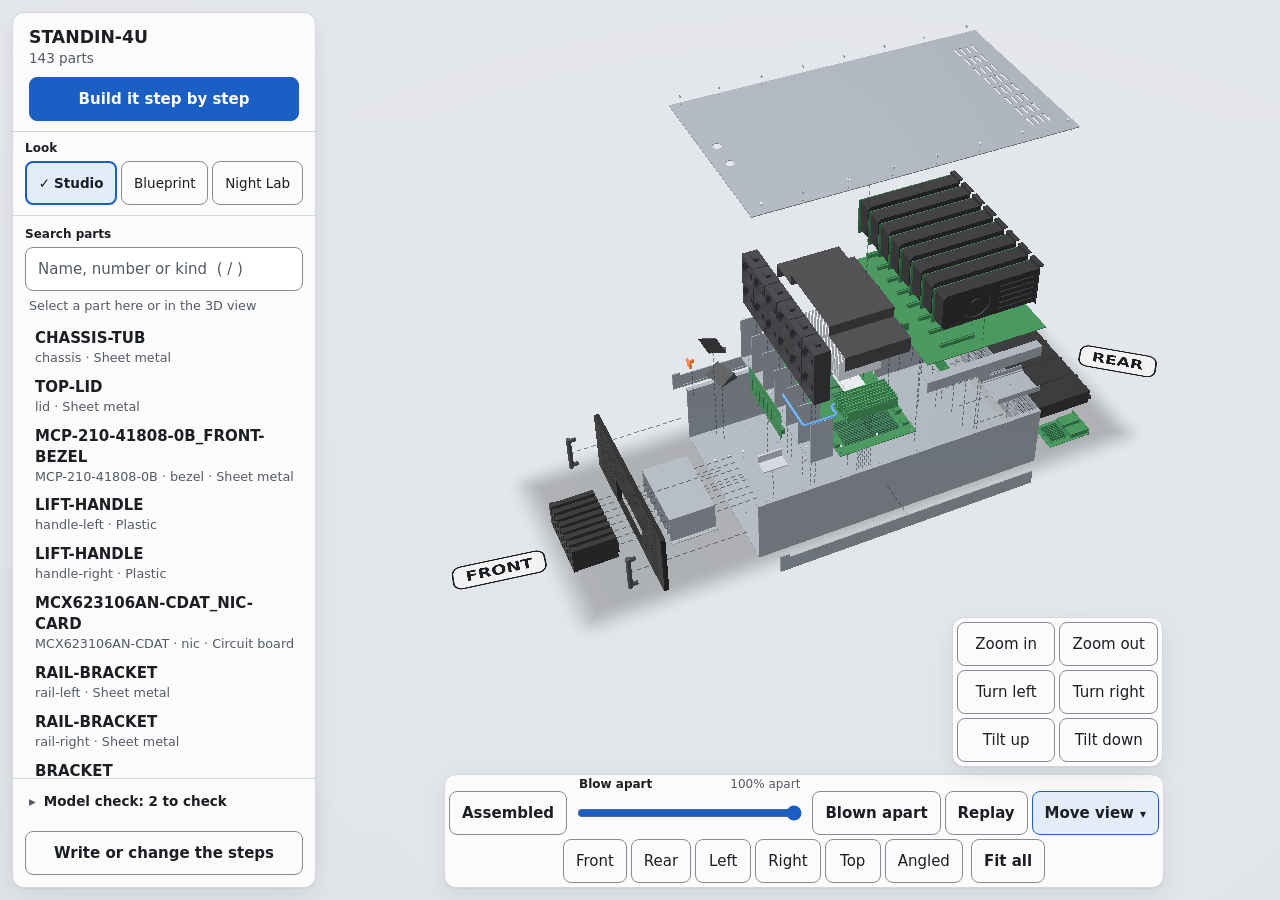
<file: index.html>
<!doctype html>
<html lang="en">
  <head>
    <meta http-equiv="Content-Security-Policy" content="connect-src &#39;self&#39; blob: data:; img-src &#39;self&#39; blob: data:; media-src &#39;self&#39; blob: data:; font-src &#39;self&#39; data:; worker-src &#39;self&#39; blob:; form-action &#39;none&#39;; frame-src &#39;none&#39;; object-src &#39;none&#39;">
    <meta name="referrer" content="no-referrer">

    <meta charset="utf-8" />
    <meta name="viewport" content="width=device-width, initial-scale=1, viewport-fit=cover" />
    <meta name="color-scheme" content="light" />
    <title>Assembly guide</title>
    <link rel="icon" type="image/svg+xml" href="./favicon.svg" />
    <!-- What is on screen before the viewer's script has loaded: the look's own background (from the
         last visit) and a quiet loading message, so the first second is never a blank white page. -->
    <script>
      (function () {
        try {
          var paint = JSON.parse(localStorage.getItem('ag-paint') || 'null');
          var asked = new URLSearchParams(location.search).get('look');
          var colours = paint && (paint[asked] || paint[paint.last]);
          if (!colours) return;
          var style = document.documentElement.style;
          style.setProperty('--backdrop', colours[0]);
          style.setProperty('--ink', colours[1]);
          style.colorScheme = colours[2];
        } catch (error) {}
      })();
    </script>
    <style>html,body{background:var(--backdrop,#e9eaec);height:100%;color:var(--ink,#1b1e23);margin:0}#boot{pointer-events:none;place-content:center;justify-items:center;gap:12px;font:15px/1.4 system-ui,-apple-system,Segoe UI,Roboto,Helvetica Neue,Arial,sans-serif;display:grid;position:fixed;inset:0}#boot p{margin:0}#boot .bar{background:#80808047;border-radius:3px;width:220px;height:6px;overflow:hidden}#boot .bar span{opacity:.55;background:currentColor;border-radius:3px;width:40%;height:100%;animation:1.6s ease-in-out infinite boot-slide;display:block}@keyframes boot-slide{0%{transform:translate(-100%)}to{transform:translate(250%)}}@media (prefers-reduced-motion:reduce){#boot .bar span{opacity:.3;width:100%;animation:none}}</style>
    <script type="module" crossorigin src="./assets/index-cDUc0a1a.js"></script>
    <link rel="stylesheet" crossorigin href="./assets/index-CPDGM_ka.css">
  </head>
  <body>
    <!-- The 3D view. It takes focus so the arrow, plus and minus keys can move it. Parts are also listed in the panel, which is the way to select them without a pointer. -->
    <canvas id="stage" tabindex="0" role="application" aria-roledescription="3D view" aria-label="3D view of the assembly" aria-describedby="stage-help stage-seen"></canvas>
    <p id="stage-help" hidden>Arrow keys turn and tilt the view. Plus and minus zoom in and out. The same moves are buttons on the page, behind Move view. The Blow apart slider pulls the parts apart and puts them back. To select a part, use the parts list.</p>
    <!-- The same for "Write the steps". -->
    <p id="stage-help-write" hidden>Arrow keys turn and tilt the view. Plus and minus zoom in and out. To choose a part for a row, use Choose another part in that row: its list does everything a click does.</p>
    <!-- While building step by step: written when the machine is shown from the rear (left and right are then the other way round in the picture). -->
    <p id="stage-seen" hidden></p>
    <div id="ui"></div>
    <div id="boot" role="status">
      <p>Loading the assembly guide</p>
      <div class="bar" aria-hidden="true"><span></span></div>
    </div>
    <noscript>This assembly guide needs JavaScript to show the 3D model.</noscript>
  </body>
</html>
</file>
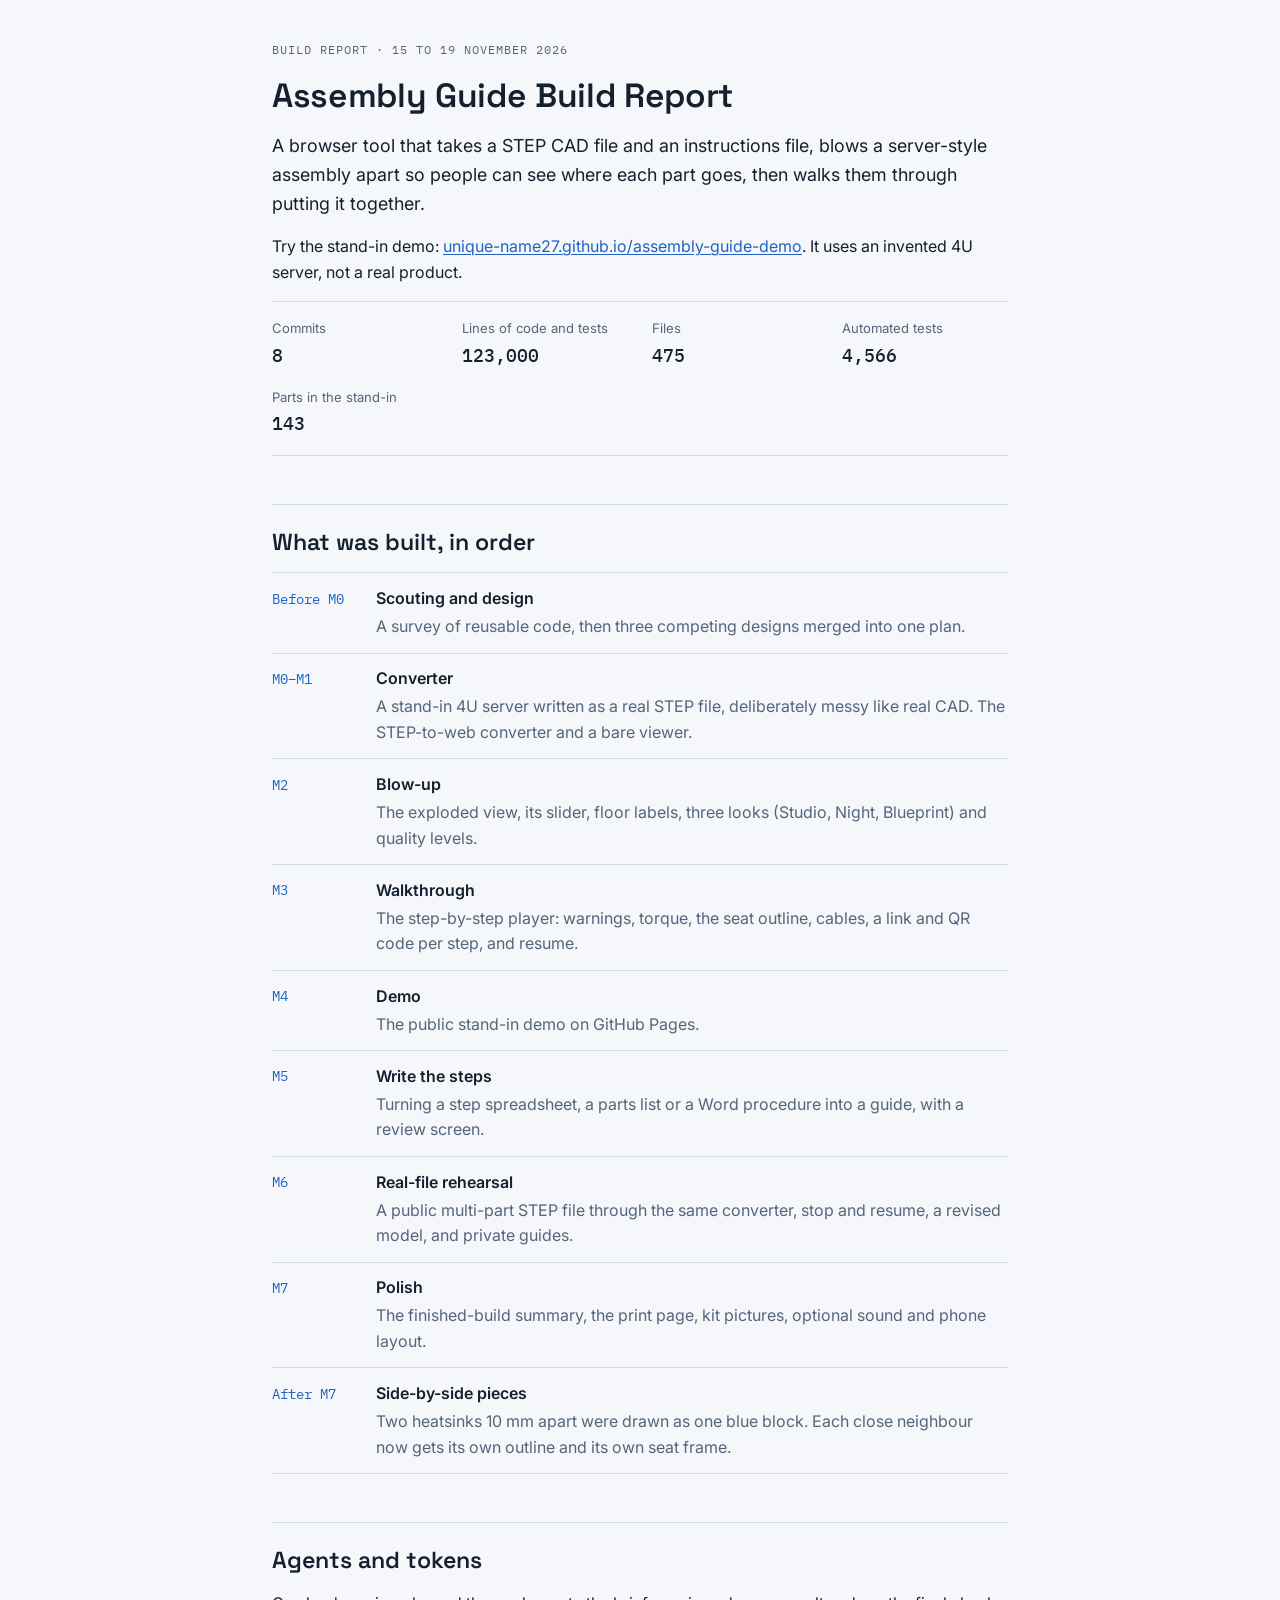
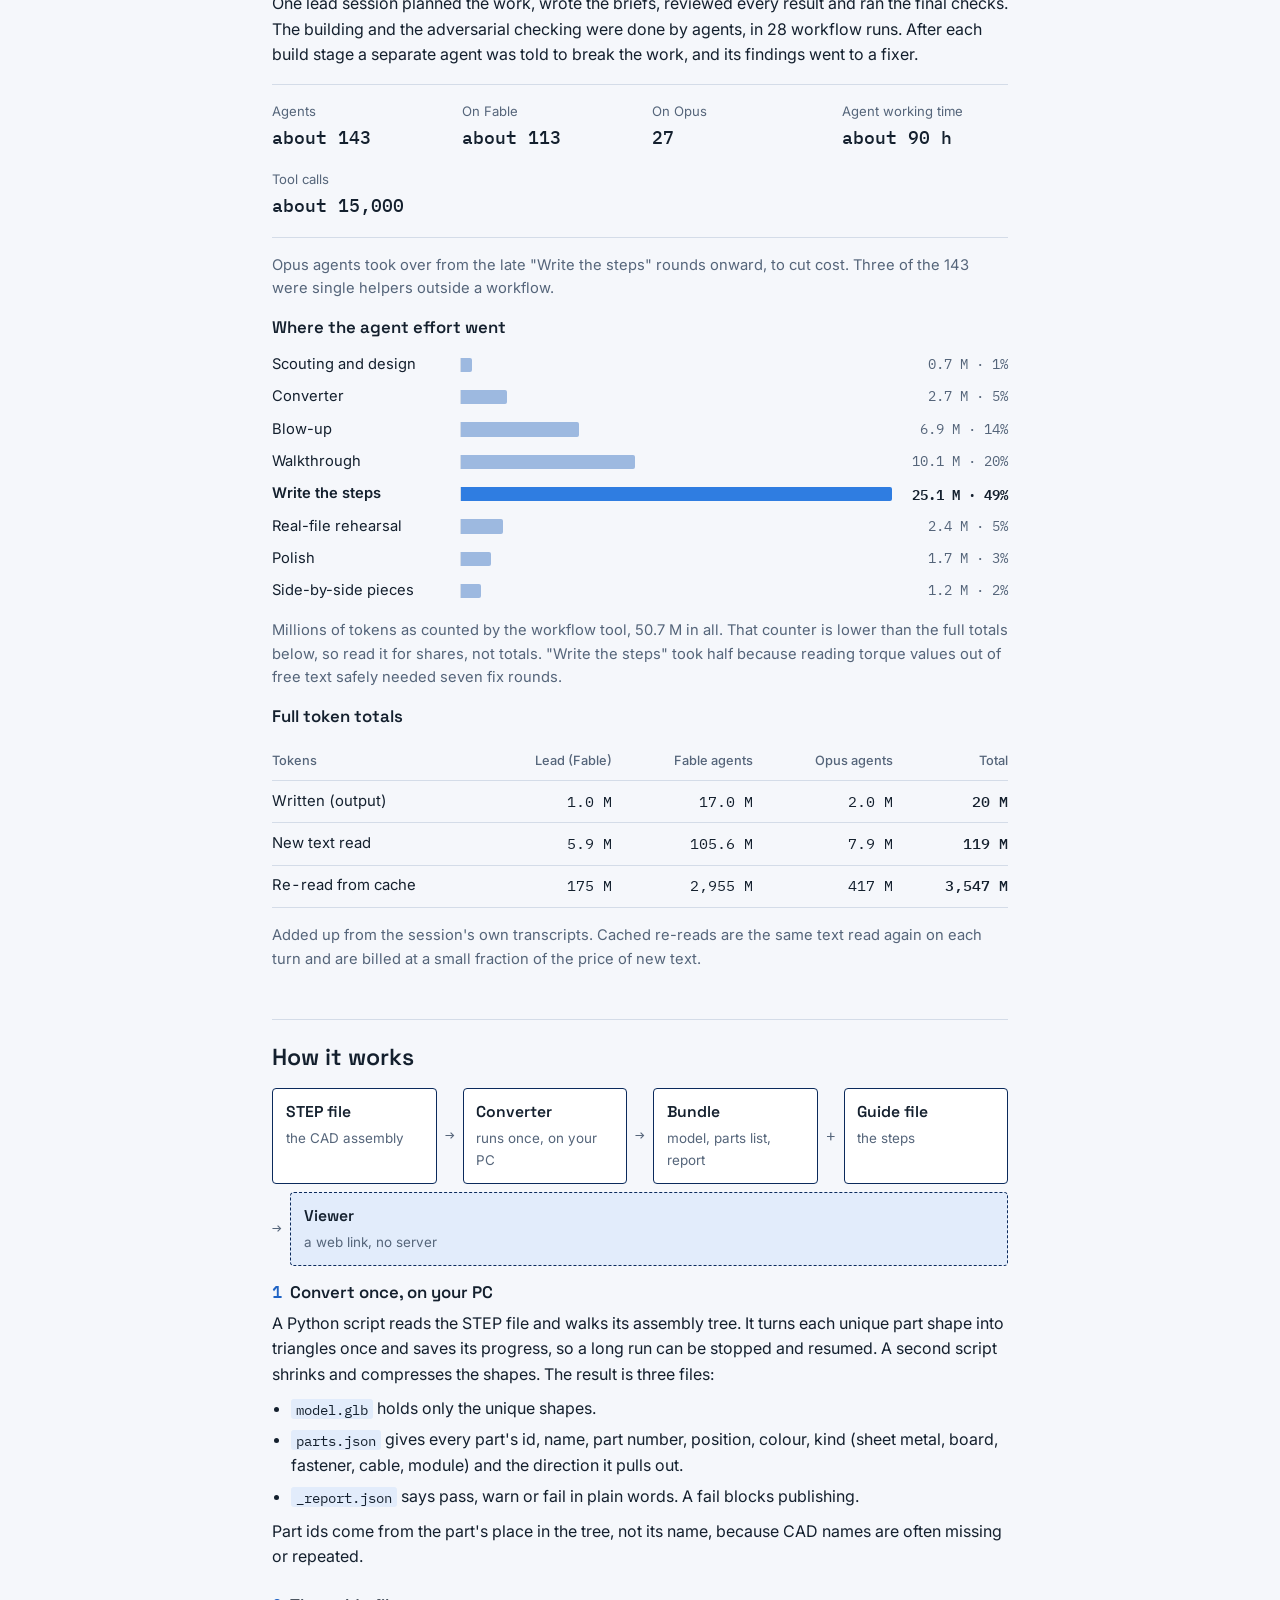
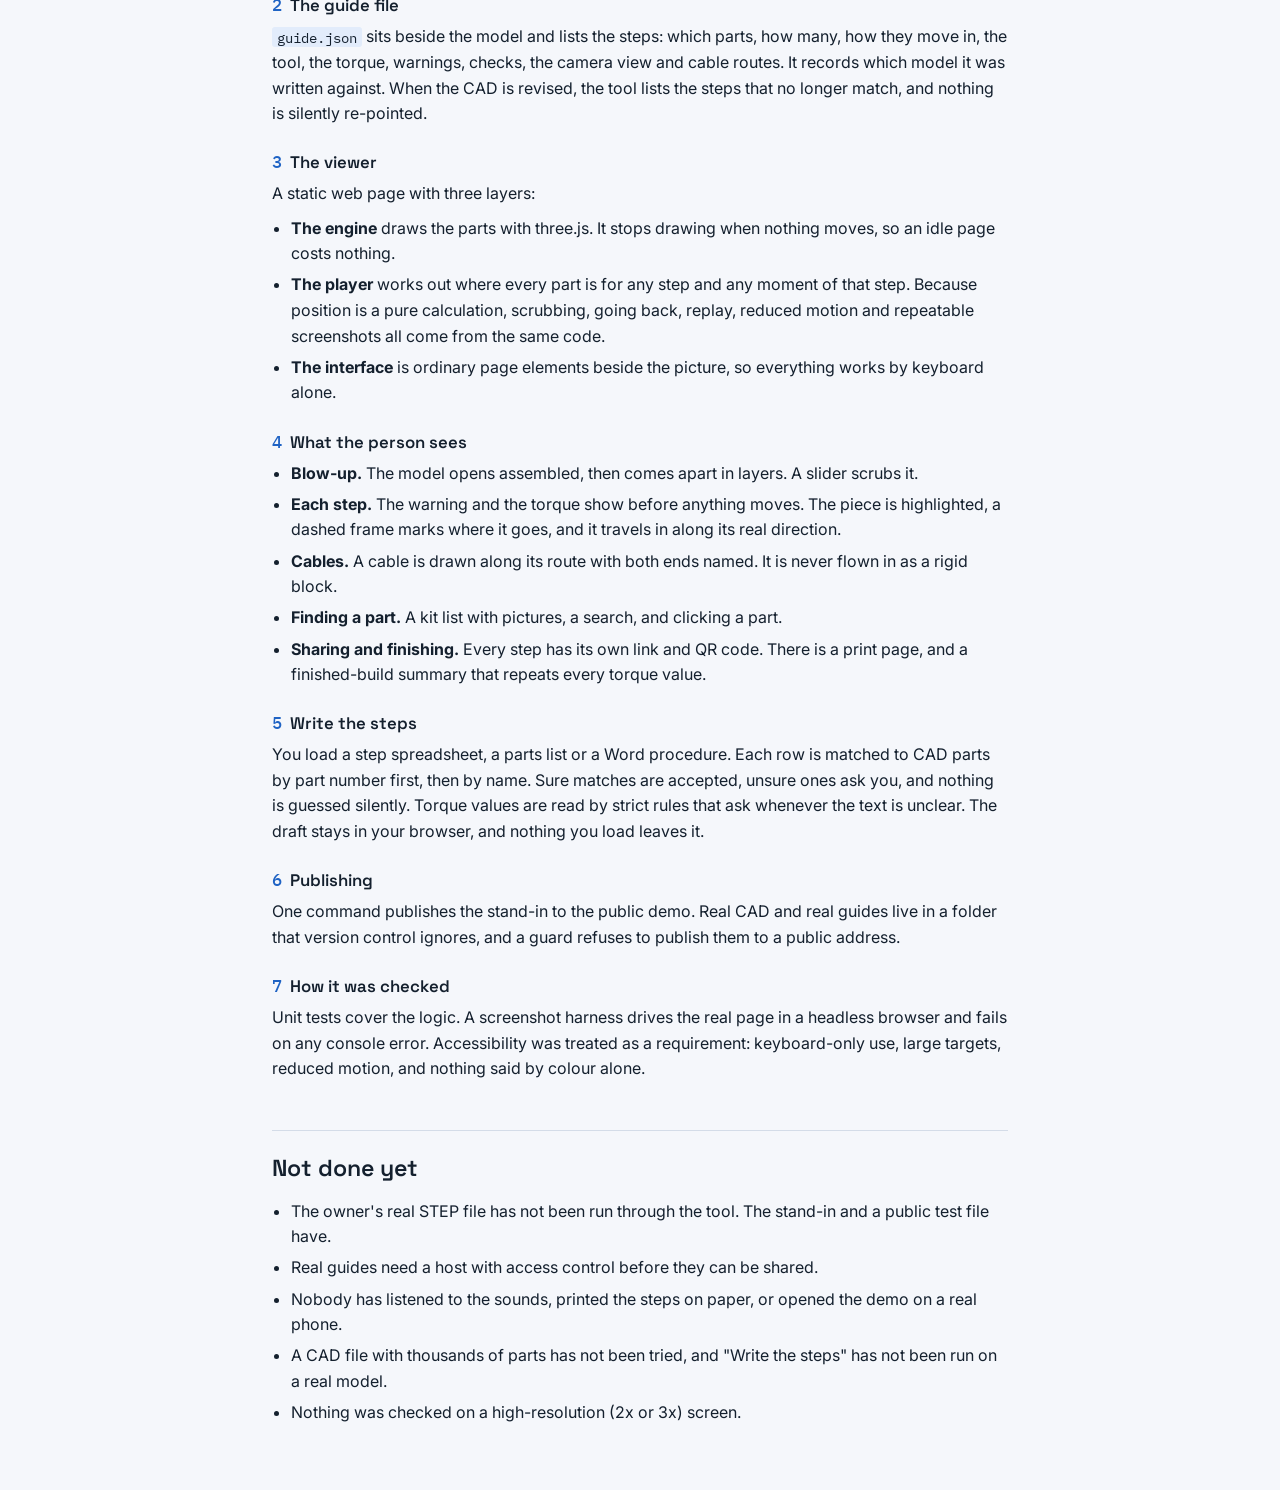
<file: build-report/index.html>
<!doctype html>
<html lang="en">
<head>
<meta charset="utf-8">
<meta name="viewport" content="width=device-width, initial-scale=1, viewport-fit=cover">
<meta name="description" content="How the Assembly Guide tool was built, and how it works.">
<link rel="icon" href="../favicon.svg" type="image/svg+xml">
<title>Assembly Guide Build Report</title>
<link rel="stylesheet" href="https://fonts.googleapis.com/css2?family=Inter:wght@400;500;600&family=Space+Grotesk:wght@500;600&family=IBM+Plex+Mono:wght@400;500&display=swap">
<style>
  /* Layout: one reading column on cool drawing-office paper; the app's own step blue is the only accent,
     and its dashed "where it goes" frame appears once, on the pipeline's destination. */
  :root {
    --bg: #f5f7fb;
    --surface: #ffffff;
    --ink: #14202e;
    --muted: #55657a;
    --line: #d4dce8;
    --accent: #1f63c4;
    --accent-soft: #e2ecfb;
    --frame: #0b2a5c;
    --bar: #2f7de1;
    --bar-rest: #9db9e0;
    --font-display: "Space Grotesk", "Segoe UI", system-ui, sans-serif;
    --font-body: "Inter", "Segoe UI", system-ui, sans-serif;
    --font-data: "IBM Plex Mono", ui-monospace, "Cascadia Mono", Consolas, monospace;
  }
  @media (prefers-color-scheme: dark) {
    :root:not([data-theme="light"]) {
      --bg: #0f1620;
      --surface: #17212e;
      --ink: #e6edf5;
      --muted: #9fb0c3;
      --line: #2b3a4c;
      --accent: #7fb4f7;
      --accent-soft: #1c2f48;
      --frame: #cfe0f7;
      --bar: #5a9cf0;
      --bar-rest: #3d5b85;
      color-scheme: dark;
    }
  }
  :root[data-theme="dark"] {
    --bg: #0f1620;
    --surface: #17212e;
    --ink: #e6edf5;
    --muted: #9fb0c3;
    --line: #2b3a4c;
    --accent: #7fb4f7;
    --accent-soft: #1c2f48;
    --frame: #cfe0f7;
    --bar: #5a9cf0;
    --bar-rest: #3d5b85;
    color-scheme: dark;
  }

  body {
    margin: 0;
    background: var(--bg);
    color: var(--ink);
    font-family: var(--font-body);
    font-size: 1rem;
    line-height: 1.6;
    padding-block: 2.5rem 4rem;
    padding-left: max(16px, env(safe-area-inset-left, 0px));
    padding-right: max(16px, env(safe-area-inset-right, 0px));
  }
  .page {
    max-width: 46rem;
    margin-inline: auto;
    display: flex;
    flex-direction: column;
    gap: 3rem;
  }
  section, header { display: flex; flex-direction: column; gap: 1rem; min-width: 0; }
  h1, h2, h3 { font-family: var(--font-display); text-wrap: balance; margin: 0; line-height: 1.2; }
  h1 { font-size: 2.1rem; font-weight: 600; letter-spacing: -0.01em; }
  h2 { font-size: 1.45rem; font-weight: 600; padding-top: 1.5rem; border-top: 1px solid var(--line); }
  h3 { font-size: 1.05rem; font-weight: 600; }
  p, ul, ol, dl { margin: 0; }
  ul { padding-left: 1.2rem; display: flex; flex-direction: column; gap: 0.35rem; }
  a { color: var(--accent); text-underline-offset: 0.15em; }
  a:focus-visible { outline: 2px solid var(--accent); outline-offset: 3px; border-radius: 2px; }
  code { font-family: var(--font-data); font-size: 0.9em; background: var(--accent-soft); padding: 0.05em 0.35em; border-radius: 3px; overflow-wrap: anywhere; }
  .eyebrow { font-family: var(--font-data); font-size: 0.78rem; letter-spacing: 0.08em; text-transform: uppercase; color: var(--muted); }
  .lede { font-size: 1.12rem; color: var(--ink); }
  .note { color: var(--muted); font-size: 0.92rem; }

  /* Facts under the title: plain pairs, no tiles. */
  .facts { display: grid; grid-template-columns: repeat(auto-fit, minmax(8.5rem, 1fr)); gap: 1rem 1.5rem; padding-block: 1rem; border-block: 1px solid var(--line); }
  .facts div { display: flex; flex-direction: column; gap: 0.1rem; }
  .facts dt { font-size: 0.82rem; color: var(--muted); }
  .facts dd { margin: 0; font-family: var(--font-data); font-size: 1.15rem; font-weight: 500; font-variant-numeric: tabular-nums; }

  /* Build stages: a real sequence, so each row carries its milestone code. */
  .stages { display: flex; flex-direction: column; }
  .stage { display: grid; grid-template-columns: 5.5rem minmax(0, 1fr); gap: 0.25rem 1rem; padding-block: 0.8rem; border-bottom: 1px solid var(--line); }
  .stage:first-child { border-top: 1px solid var(--line); }
  .stage .code { font-family: var(--font-data); font-size: 0.85rem; color: var(--accent); padding-top: 0.15rem; }
  .stage .body { display: flex; flex-direction: column; gap: 0.15rem; min-width: 0; }
  .stage strong { font-weight: 600; }
  .stage span.what { color: var(--muted); }

  /* Effort chart: one scale for every bar (the longest bar is 25.1 M). */
  .chart { display: flex; flex-direction: column; gap: 0.55rem; }
  .row { display: grid; grid-template-columns: 11rem minmax(0, 1fr) 6.5rem; gap: 0.75rem; align-items: center; }
  .row .name { font-size: 0.92rem; }
  .row .track { height: 0.9rem; background: transparent; border-left: 1px solid var(--line); }
  .row .fill { height: 100%; background: var(--bar-rest); border-radius: 0 2px 2px 0; min-width: 2px; }
  .row.top .fill { background: var(--bar); }
  .row .value { font-family: var(--font-data); font-size: 0.85rem; font-variant-numeric: tabular-nums; text-align: right; color: var(--muted); }
  .row.top .name, .row.top .value { font-weight: 600; color: var(--ink); }

  .scroll { overflow-x: auto; }
  table { border-collapse: collapse; width: 100%; min-width: 30rem; font-size: 0.93rem; }
  th, td { text-align: right; padding: 0.55rem 0.75rem; border-bottom: 1px solid var(--line); font-variant-numeric: tabular-nums; }
  th:first-child, td:first-child { text-align: left; padding-left: 0; }
  th:last-child, td:last-child { padding-right: 0; }
  thead th { font-size: 0.8rem; font-weight: 500; color: var(--muted); }
  tbody td { font-family: var(--font-data); }
  tbody td:first-child { font-family: var(--font-body); }
  tbody td:last-child { font-weight: 500; }

  /* The pipeline: solid boxes are things that exist; the dashed frame is where it all ends up. */
  .flow { display: flex; flex-wrap: wrap; align-items: stretch; gap: 0.5rem; }
  .box { flex: 1 1 8.5rem; min-width: 0; background: var(--surface); border: 1.5px solid var(--frame); border-radius: 4px; padding: 0.7rem 0.8rem; display: flex; flex-direction: column; gap: 0.2rem; }
  .box b { font-family: var(--font-display); font-weight: 600; font-size: 0.98rem; }
  .box span { font-size: 0.84rem; color: var(--muted); }
  .box.seat { border-style: dashed; background: var(--accent-soft); }
  .arrow { align-self: center; font-family: var(--font-data); color: var(--muted); flex: 0 0 auto; }

  .parts { display: flex; flex-direction: column; gap: 1.6rem; }
  .part { display: flex; flex-direction: column; gap: 0.55rem; }
  .part h3 .n { font-family: var(--font-data); font-weight: 500; color: var(--accent); margin-right: 0.5rem; }

  @media (max-width: 34rem) {
    h1 { font-size: 1.7rem; }
    .stage { grid-template-columns: 1fr; }
    .row { grid-template-columns: minmax(0, 1fr) 6rem; }
    .row .name { grid-column: 1 / -1; }
    .arrow { display: none; }
    .box { flex-basis: 100%; }
  }
</style>
</head>
<body>
<div class="page">

  <header>
    <span class="eyebrow">Build report · 15 to 19 November 2026</span>
    <h1>Assembly Guide Build Report</h1>
    <p class="lede">A browser tool that takes a STEP CAD file and an instructions file, blows a server-style assembly apart so people can see where each part goes, then walks them through putting it together.</p>
    <p>Try the stand-in demo: <a href="https://unique-name27.github.io/assembly-guide-demo/">unique-name27.github.io/assembly-guide-demo</a>. It uses an invented 4U server, not a real product.</p>
    <dl class="facts">
      <div><dt>Commits</dt><dd>8</dd></div>
      <div><dt>Lines of code and tests</dt><dd>123,000</dd></div>
      <div><dt>Files</dt><dd>475</dd></div>
      <div><dt>Automated tests</dt><dd>4,566</dd></div>
      <div><dt>Parts in the stand-in</dt><dd>143</dd></div>
    </dl>
  </header>

  <section>
    <h2>What was built, in order</h2>
    <div class="stages">
      <div class="stage"><span class="code">Before M0</span><div class="body"><strong>Scouting and design</strong><span class="what">A survey of reusable code, then three competing designs merged into one plan.</span></div></div>
      <div class="stage"><span class="code">M0–M1</span><div class="body"><strong>Converter</strong><span class="what">A stand-in 4U server written as a real STEP file, deliberately messy like real CAD. The STEP-to-web converter and a bare viewer.</span></div></div>
      <div class="stage"><span class="code">M2</span><div class="body"><strong>Blow-up</strong><span class="what">The exploded view, its slider, floor labels, three looks (Studio, Night, Blueprint) and quality levels.</span></div></div>
      <div class="stage"><span class="code">M3</span><div class="body"><strong>Walkthrough</strong><span class="what">The step-by-step player: warnings, torque, the seat outline, cables, a link and QR code per step, and resume.</span></div></div>
      <div class="stage"><span class="code">M4</span><div class="body"><strong>Demo</strong><span class="what">The public stand-in demo on GitHub Pages.</span></div></div>
      <div class="stage"><span class="code">M5</span><div class="body"><strong>Write the steps</strong><span class="what">Turning a step spreadsheet, a parts list or a Word procedure into a guide, with a review screen.</span></div></div>
      <div class="stage"><span class="code">M6</span><div class="body"><strong>Real-file rehearsal</strong><span class="what">A public multi-part STEP file through the same converter, stop and resume, a revised model, and private guides.</span></div></div>
      <div class="stage"><span class="code">M7</span><div class="body"><strong>Polish</strong><span class="what">The finished-build summary, the print page, kit pictures, optional sound and phone layout.</span></div></div>
      <div class="stage"><span class="code">After M7</span><div class="body"><strong>Side-by-side pieces</strong><span class="what">Two heatsinks 10 mm apart were drawn as one blue block. Each close neighbour now gets its own outline and its own seat frame.</span></div></div>
    </div>
  </section>

  <section>
    <h2>Agents and tokens</h2>
    <p>One lead session planned the work, wrote the briefs, reviewed every result and ran the final checks. The building and the adversarial checking were done by agents, in 28 workflow runs. After each build stage a separate agent was told to break the work, and its findings went to a fixer.</p>
    <dl class="facts">
      <div><dt>Agents</dt><dd>about 143</dd></div>
      <div><dt>On Fable</dt><dd>about 113</dd></div>
      <div><dt>On Opus</dt><dd>27</dd></div>
      <div><dt>Agent working time</dt><dd>about 90 h</dd></div>
      <div><dt>Tool calls</dt><dd>about 15,000</dd></div>
    </dl>
    <p class="note">Opus agents took over from the late "Write the steps" rounds onward, to cut cost. Three of the 143 were single helpers outside a workflow.</p>

    <h3>Where the agent effort went</h3>
    <div class="chart" role="img" aria-label="Agent effort by stage, in millions of tokens as counted by the workflow tool. Write the steps took 25.1 million, about half of the total of 50.7 million.">
      <div class="row"><span class="name">Scouting and design</span><span class="track"><span class="fill" style="width:2.6%; display:block"></span></span><span class="value">0.7 M · 1%</span></div>
      <div class="row"><span class="name">Converter</span><span class="track"><span class="fill" style="width:10.6%; display:block"></span></span><span class="value">2.7 M · 5%</span></div>
      <div class="row"><span class="name">Blow-up</span><span class="track"><span class="fill" style="width:27.3%; display:block"></span></span><span class="value">6.9 M · 14%</span></div>
      <div class="row"><span class="name">Walkthrough</span><span class="track"><span class="fill" style="width:40.4%; display:block"></span></span><span class="value">10.1 M · 20%</span></div>
      <div class="row top"><span class="name">Write the steps</span><span class="track"><span class="fill" style="width:100%; display:block"></span></span><span class="value">25.1 M · 49%</span></div>
      <div class="row"><span class="name">Real-file rehearsal</span><span class="track"><span class="fill" style="width:9.7%; display:block"></span></span><span class="value">2.4 M · 5%</span></div>
      <div class="row"><span class="name">Polish</span><span class="track"><span class="fill" style="width:6.9%; display:block"></span></span><span class="value">1.7 M · 3%</span></div>
      <div class="row"><span class="name">Side-by-side pieces</span><span class="track"><span class="fill" style="width:4.6%; display:block"></span></span><span class="value">1.2 M · 2%</span></div>
    </div>
    <p class="note">Millions of tokens as counted by the workflow tool, 50.7 M in all. That counter is lower than the full totals below, so read it for shares, not totals. "Write the steps" took half because reading torque values out of free text safely needed seven fix rounds.</p>

    <h3>Full token totals</h3>
    <div class="scroll">
      <table>
        <thead>
          <tr><th>Tokens</th><th>Lead (Fable)</th><th>Fable agents</th><th>Opus agents</th><th>Total</th></tr>
        </thead>
        <tbody>
          <tr><td>Written (output)</td><td>1.0 M</td><td>17.0 M</td><td>2.0 M</td><td>20 M</td></tr>
          <tr><td>New text read</td><td>5.9 M</td><td>105.6 M</td><td>7.9 M</td><td>119 M</td></tr>
          <tr><td>Re-read from cache</td><td>175 M</td><td>2,955 M</td><td>417 M</td><td>3,547 M</td></tr>
        </tbody>
      </table>
    </div>
    <p class="note">Added up from the session's own transcripts. Cached re-reads are the same text read again on each turn and are billed at a small fraction of the price of new text.</p>
  </section>

  <section>
    <h2>How it works</h2>
    <div class="flow" aria-label="STEP file, then the converter, then a bundle of three files, then the guide file is added, then the viewer in a browser">
      <div class="box"><b>STEP file</b><span>the CAD assembly</span></div>
      <span class="arrow" aria-hidden="true">→</span>
      <div class="box"><b>Converter</b><span>runs once, on your PC</span></div>
      <span class="arrow" aria-hidden="true">→</span>
      <div class="box"><b>Bundle</b><span>model, parts list, report</span></div>
      <span class="arrow" aria-hidden="true">+</span>
      <div class="box"><b>Guide file</b><span>the steps</span></div>
      <span class="arrow" aria-hidden="true">→</span>
      <div class="box seat"><b>Viewer</b><span>a web link, no server</span></div>
    </div>

    <div class="parts">
      <div class="part">
        <h3><span class="n">1</span>Convert once, on your PC</h3>
        <p>A Python script reads the STEP file and walks its assembly tree. It turns each unique part shape into triangles once and saves its progress, so a long run can be stopped and resumed. A second script shrinks and compresses the shapes. The result is three files:</p>
        <ul>
          <li><code>model.glb</code> holds only the unique shapes.</li>
          <li><code>parts.json</code> gives every part's id, name, part number, position, colour, kind (sheet metal, board, fastener, cable, module) and the direction it pulls out.</li>
          <li><code>_report.json</code> says pass, warn or fail in plain words. A fail blocks publishing.</li>
        </ul>
        <p>Part ids come from the part's place in the tree, not its name, because CAD names are often missing or repeated.</p>
      </div>

      <div class="part">
        <h3><span class="n">2</span>The guide file</h3>
        <p><code>guide.json</code> sits beside the model and lists the steps: which parts, how many, how they move in, the tool, the torque, warnings, checks, the camera view and cable routes. It records which model it was written against. When the CAD is revised, the tool lists the steps that no longer match, and nothing is silently re-pointed.</p>
      </div>

      <div class="part">
        <h3><span class="n">3</span>The viewer</h3>
        <p>A static web page with three layers:</p>
        <ul>
          <li><strong>The engine</strong> draws the parts with three.js. It stops drawing when nothing moves, so an idle page costs nothing.</li>
          <li><strong>The player</strong> works out where every part is for any step and any moment of that step. Because position is a pure calculation, scrubbing, going back, replay, reduced motion and repeatable screenshots all come from the same code.</li>
          <li><strong>The interface</strong> is ordinary page elements beside the picture, so everything works by keyboard alone.</li>
        </ul>
      </div>

      <div class="part">
        <h3><span class="n">4</span>What the person sees</h3>
        <ul>
          <li><strong>Blow-up.</strong> The model opens assembled, then comes apart in layers. A slider scrubs it.</li>
          <li><strong>Each step.</strong> The warning and the torque show before anything moves. The piece is highlighted, a dashed frame marks where it goes, and it travels in along its real direction.</li>
          <li><strong>Cables.</strong> A cable is drawn along its route with both ends named. It is never flown in as a rigid block.</li>
          <li><strong>Finding a part.</strong> A kit list with pictures, a search, and clicking a part.</li>
          <li><strong>Sharing and finishing.</strong> Every step has its own link and QR code. There is a print page, and a finished-build summary that repeats every torque value.</li>
        </ul>
      </div>

      <div class="part">
        <h3><span class="n">5</span>Write the steps</h3>
        <p>You load a step spreadsheet, a parts list or a Word procedure. Each row is matched to CAD parts by part number first, then by name. Sure matches are accepted, unsure ones ask you, and nothing is guessed silently. Torque values are read by strict rules that ask whenever the text is unclear. The draft stays in your browser, and nothing you load leaves it.</p>
      </div>

      <div class="part">
        <h3><span class="n">6</span>Publishing</h3>
        <p>One command publishes the stand-in to the public demo. Real CAD and real guides live in a folder that version control ignores, and a guard refuses to publish them to a public address.</p>
      </div>

      <div class="part">
        <h3><span class="n">7</span>How it was checked</h3>
        <p>Unit tests cover the logic. A screenshot harness drives the real page in a headless browser and fails on any console error. Accessibility was treated as a requirement: keyboard-only use, large targets, reduced motion, and nothing said by colour alone.</p>
      </div>
    </div>
  </section>

  <section>
    <h2>Not done yet</h2>
    <ul>
      <li>The owner's real STEP file has not been run through the tool. The stand-in and a public test file have.</li>
      <li>Real guides need a host with access control before they can be shared.</li>
      <li>Nobody has listened to the sounds, printed the steps on paper, or opened the demo on a real phone.</li>
      <li>A CAD file with thousands of parts has not been tried, and "Write the steps" has not been run on a real model.</li>
      <li>Nothing was checked on a high-resolution (2x or 3x) screen.</li>
    </ul>
  </section>

</div>
</body>
</html>
</file>
<file: assets/index-CPDGM_ka.css>
:root{--backdrop:#e9eaec;--surface:#fbfbfc;--surface-2:#f1f2f4;--ink:#1b1e23;--ink-soft:#535a64;--line:#d3d6db;--accent:#1b5fc4;--accent-soft:#e2ecfb;--warn-ink:#7a4d00;--warn-bg:#fff1cc;--fail-ink:#9b1c23;--fail-bg:#fde4e6;--field:#fff;--field-line:#858b94;--button-line:var(--field-line);--marker-ink:#1b1e23;--marker-halo:#fff;--marker-dash:none;--label-bg:#1b1e23;--label-ink:#fff;--label-edge:#fff;--label-font:inherit;--label-radius:8px;--radius:12px;--edge:12px;--safe-bottom:env(safe-area-inset-bottom,0px);--edge-bottom:calc(var(--edge) + var(--safe-bottom));--panel-width:304px;--sheet-height:46dvh;--target:44px;--free-left:calc(var(--panel-width) + var(--edge) * 2);--shadow:0 1px 2px #0000000f, 0 8px 24px #00000012;--lightningcss-light:initial;--lightningcss-dark: ;color-scheme:light;font:15px/1.4 system-ui,-apple-system,Segoe UI,Roboto,Helvetica Neue,Arial,sans-serif}*,:before,:after{box-sizing:border-box}html,body{background:var(--backdrop);height:100%;color:var(--ink);margin:0;overflow:hidden}#stage{touch-action:none;width:100%;height:100%;display:block;position:fixed;inset:0}#stage:focus-visible{outline-offset:-4px}h1,h2,p,ul,dl,dd{margin:0}button,input{font:inherit;color:inherit}:focus-visible,.panel-head h1:focus,.status-card h2:focus{outline:3px solid var(--accent);outline-offset:2px}.visually-hidden{clip-path:inset(50%);white-space:nowrap;width:1px;height:1px;position:absolute;overflow:hidden}.panel{left:var(--edge);top:var(--edge);bottom:var(--edge-bottom);width:var(--panel-width);background:var(--surface);border:1px solid var(--line);border-radius:var(--radius);box-shadow:var(--shadow);flex-direction:column;display:flex;position:fixed;overflow:hidden}.panel-head{border-bottom:1px solid var(--line);padding:14px 16px 10px}.panel-title{min-width:0}.sheet-toggle{display:none}.steps-off-row{flex-wrap:wrap;align-items:center;gap:4px 10px;margin-top:6px;display:flex}.panel-head .steps-off{min-width:0;color:var(--fail-ink);white-space:normal;flex:12em;font-weight:650;line-height:1.25}.stack[data-narrow=true] .steps-off-row{flex-basis:100%}.stack[data-narrow=false] .panel-head:has(.steps-off-row){min-height:calc(var(--target) + 12px);position:relative}.stack[data-narrow=false] .panel-title:has(.steps-off-row)>h1{padding-right:6.6rem}.stack[data-narrow=false] .panel-title:has(.steps-off-row)>h1+p{padding-right:6.6rem}.stack[data-narrow=false] .panel-title:has(.steps-off-row)>h1+p{min-height:1.4rem}.stack[data-narrow=false] .steps-off-row{margin:0;display:block}.stack[data-narrow=false] .steps-off{display:none}.stack[data-narrow=false] #steps-off-why{height:var(--target);white-space:nowrap;position:absolute;top:10px;right:16px}.panel-body{flex-direction:column;flex:1;min-height:0;display:flex}.caret{margin-left:6px;font-size:.8em}.panel-head h1{overflow-wrap:anywhere;font-size:1.15rem;line-height:1.25}.panel-head p{color:var(--ink-soft);font-size:.9rem}.panel-fill{flex:1}.parts{flex-direction:column;flex:1;min-height:0;display:flex}.search{padding:10px 12px 6px}.search label{padding:0 0 4px;font-size:.8rem;font-weight:700;display:block}.search input{width:100%;min-width:0;min-height:var(--target);background:var(--field);border:1px solid var(--field-line);border-radius:8px;padding:0 12px}.search input::placeholder{color:var(--ink-soft);opacity:1}.look-pick{border:0;border-bottom:1px solid var(--line);flex:none;min-width:0;margin:0;padding:0 12px 10px}.look-pick legend{padding:8px 0 4px;font-size:.8rem;font-weight:700}.look-options{gap:4px;display:flex}.look-option{min-height:var(--target);border:1px solid var(--button-line);white-space:nowrap;cursor:pointer;border-radius:8px;flex:auto;justify-content:center;align-items:center;gap:4px;padding:0 6px;font-size:.9rem;display:flex;position:relative}.look-option:hover{background:var(--surface-2)}.look-option input{opacity:0;cursor:pointer;width:100%;height:100%;margin:0;position:absolute;inset:0}.look-tick{display:none}.look-option[data-checked=true]{background:var(--accent-soft);border:2px solid var(--accent);font-weight:700}.look-option[data-checked=true] .look-tick{display:inline}.look-option:has(input:focus-visible){outline:3px solid var(--accent);outline-offset:2px}@supports not selector(:has(*)){.look-option:focus-within{outline:3px solid var(--accent);outline-offset:2px}}.debug{left:var(--free-left);top:var(--edge);width:min(272px, calc(100vw - var(--free-left) - var(--edge)));max-height:calc(100dvh - var(--edge) * 2);background:var(--surface);border:1px solid var(--line);border-radius:var(--radius);box-shadow:var(--shadow);padding:8px 10px;font-size:.75rem;line-height:1.3;position:fixed;overflow-y:auto}.debug h2{margin-bottom:4px;font-size:.9rem}.debug dl>div{grid-template-columns:84px 1fr;gap:6px;padding:1px 0;display:grid}.debug dt{color:var(--ink-soft)}.debug dd{overflow-wrap:anywhere}.debug button{margin-top:6px}.count{color:var(--ink-soft);padding:6px 4px 0;font-size:.85rem}.empty{color:var(--ink-soft);padding:12px 16px}.part-list{flex:1;min-height:0;padding:2px 6px 8px;scroll-padding:8px;list-style:none;overflow-y:auto}.part-row{width:100%;min-height:var(--target);text-align:left;cursor:pointer;background:0 0;border:0;border-left:4px solid #0000;border-radius:6px;flex-direction:column;justify-content:center;padding:5px 10px 5px 12px;display:flex}.part-row:hover{background:var(--surface-2)}.part-row:focus-visible{outline-offset:-3px}.part-row[aria-current=true]{background:var(--accent-soft);border-left-color:var(--accent)}.part-row[aria-current=true] .part-name{font-weight:700}.part-name{overflow-wrap:anywhere;font-weight:550}.part-detail{color:var(--ink-soft);overflow-wrap:anywhere;font-size:.85rem}.check{border-top:1px solid var(--line);max-height:45%;scroll-padding-top:calc(var(--target) + 2px);font-size:.9rem;overflow-y:auto}@media (min-width:720.02px){.panel .parts{min-height:var(--parts-floor,0px)}.panel .check{min-height:calc(var(--target) + 1px);flex-shrink:1000}.panel .check[data-fix=true]{flex-shrink:1}.panel .check[open]:not([data-fix=true]){min-height:calc(var(--target) + 1px + 3.4em)}.panel-body:has(.check[open]:not([data-fix=true])) .check[data-fix=true][open]{flex-shrink:0}.panel-body:has(.check[data-fix=true][open]) .search .count[data-hint=true]{display:none}.panel .panel-body{overflow-y:auto}}.check summary{z-index:1;min-height:var(--target);background:var(--surface);cursor:pointer;align-items:center;gap:8px;padding:0 16px;font-weight:600;list-style-position:inside;display:flex;position:sticky;top:0}.check summary:before{content:"▸";color:var(--ink-soft)}.check[open] summary:before{content:"▾"}.check summary::-webkit-details-marker{display:none}.check summary:focus-visible{outline-offset:-3px}.check p,.check ul{padding:0 16px 10px}.check ul{list-style:none}.check li+li{margin-top:8px}.tag{white-space:nowrap;border:1px solid;border-radius:999px;margin-right:6px;padding:1px 7px;font-size:.75rem;font-weight:700;display:inline-block}.tag.warn{color:var(--warn-ink);background:var(--warn-bg)}.tag.fail{color:var(--fail-ink);background:var(--fail-bg)}.dock{left:calc(var(--free-left) + (100vw - var(--free-left)) / 2);bottom:var(--edge-bottom);width:min(720px, calc(100vw - var(--free-left) - var(--edge) * 2));background:var(--surface);border:1px solid var(--line);border-radius:var(--radius);box-shadow:var(--shadow);flex-direction:column;gap:4px;padding:4px;display:flex;position:fixed;transform:translate(-50%)}.dock-main{flex-wrap:wrap;align-items:flex-end;gap:4px;display:flex}.dock button,.view-pad button{min-width:56px;min-height:var(--target);border:1px solid var(--button-line);cursor:pointer;white-space:nowrap;background:0 0;border-radius:8px;flex:none;padding:0 12px}.dock button:hover,.view-pad button:hover{background:var(--surface-2)}.dock button:active,.view-pad button:active{background:var(--accent-soft)}.dock button:focus-visible,.view-pad button:focus-visible{outline-offset:-3px}.dock .fit,.dock .explode-end,.dock .explode-replay,.dock .pad-toggle{font-weight:600}.pad-toggle[aria-expanded=true]{background:var(--accent-soft);border-color:var(--accent)}.explode-slide{flex:150px;min-width:150px;height:56px;position:relative}.explode-slide label,.explode-amount{color:var(--ink-soft);pointer-events:none;font-size:.8rem;line-height:14px;position:absolute;top:-2px}.explode-slide label{color:var(--ink);font-weight:700;left:8px}.explode-amount{right:8px}.explode-slide input{width:calc(100% - 12px);height:var(--target);accent-color:var(--accent);cursor:pointer;touch-action:pan-y;margin:0;position:absolute;bottom:0;left:6px}.explode-slide input:focus-visible{outline-offset:-3px}.explode-none{color:var(--ink-soft);flex:1;align-self:center;padding:0 10px;font-size:.9rem}.view-bar{flex-wrap:wrap;justify-content:center;gap:4px;display:flex}.view-bar .fit{margin-left:4px}.view-pad{background:var(--surface);border:1px solid var(--line);border-radius:var(--radius);box-shadow:var(--shadow);padding:4px;position:absolute;bottom:calc(100% + 8px);right:0}.pad-views{display:none}.pad-moves{grid-template-columns:1fr 1fr;gap:4px;display:grid}.marker[hidden]{display:none}.marker-art{pointer-events:none;width:100%;height:100%;position:fixed;inset:0;overflow:visible}.marker-art circle,.marker-art line{fill:none;stroke-linecap:round}.marker-halo{stroke:var(--marker-halo);stroke-width:6px;opacity:.9}.marker-ring,.marker-line{stroke:var(--marker-ink);stroke-width:2.5px;stroke-dasharray:var(--marker-dash)}.marker-art .marker-dot{fill:var(--marker-ink);stroke:var(--marker-halo);stroke-width:1.5px;display:none}.marker[data-kind=pin] .marker-dot{display:inline}.marker-label{text-overflow:ellipsis;white-space:nowrap;background:var(--label-bg);max-width:220px;color:var(--label-ink);border:2px solid var(--label-edge);border-radius:var(--label-radius);font-family:var(--label-font);pointer-events:none;padding:3px 9px;font-size:.85rem;font-weight:600;position:fixed;top:0;left:0;overflow:hidden}.marker[data-tag=off] .marker-label,.marker[data-tag=off] line{display:none}.details{top:var(--edge);right:var(--edge);width:min(280px, calc(100vw - var(--free-left) - var(--edge)));max-height:max(120px, calc(var(--card-floor,100dvh) - var(--edge) * 2));background:var(--surface);border:1px solid var(--line);border-radius:var(--radius);box-shadow:var(--shadow);padding:12px 14px 14px;position:fixed;overflow-y:auto}.details-head{justify-content:space-between;align-items:flex-start;gap:8px;display:flex}.details-title{flex:1;min-width:0}.details-brief,.details-toggle{display:none}.details h2{overflow-wrap:anywhere;padding-top:8px;font-size:1.05rem;line-height:1.25}.quiet{min-width:var(--target);min-height:var(--target);border:1px solid var(--button-line);cursor:pointer;background:0 0;border-radius:8px;flex:none;padding:0 10px}.quiet:hover{background:var(--surface-2)}.details dl{grid-template-columns:auto 1fr;gap:4px 12px;margin-top:8px;font-size:.9rem;display:grid}.details dt{color:var(--ink-soft)}.details dd{overflow-wrap:anywhere}.mono{font-family:ui-monospace,Cascadia Mono,Consolas,Menlo,monospace;font-size:.82rem}.details-plain{color:var(--ink-soft);padding-top:8px;font-size:.85rem;font-weight:600}.details-plain+h2{padding-top:0}.details-where{justify-items:start;gap:6px;margin-top:8px;display:grid}.where-line{font-size:.9rem}.where-button{font-weight:650}.where-short{display:none}@media (min-width:720.02px) and (min-height:480.02px){:where(html:not([data-card=strip])) .details-head{grid-template-columns:minmax(0,1fr) auto;align-items:start;gap:0 8px;display:grid}:where(html:not([data-card=strip])) .details-title{display:contents}:where(html:not([data-card=strip])) .details-plain,:where(html:not([data-card=strip])) .details-title>h2{grid-column:1}:where(html:not([data-card=strip])) .details-head>.quiet{grid-area:1/2/span 2}:where(html:not([data-card=strip])) .details-where{grid-column:1/-1;grid-template-columns:minmax(0,1fr) auto;align-items:center;column-gap:8px}:where(html:not([data-card=strip])) .where-button{width:5.9rem;padding:2px 6px;font-size:.85rem;line-height:1.2}.details .mono{word-break:break-all}html[data-card=strip] .details{left:var(--free-left);width:auto;padding:5px 5px 5px 14px}html[data-card=strip][data-card-place=beside] .details[data-more=false]{right:var(--edge)}html[data-card=strip] .details-head{align-items:center}html[data-card=strip] .details h2{text-overflow:ellipsis;white-space:nowrap;padding-top:0;font-size:1rem;overflow:hidden}html[data-card=strip] .details-brief{color:var(--ink-soft);text-overflow:ellipsis;white-space:nowrap;font-size:.8rem;display:block;overflow:hidden}html[data-card=strip] .details-toggle{display:inline-block}html[data-card=strip] .details[data-more=false] .details-more{display:none}html[data-card=strip] .details[data-more=true] h2{white-space:normal;overflow-wrap:anywhere;overflow:visible}html[data-card=strip] .details dl{margin:6px 9px 8px 0}html[data-card=strip] .details[data-goes=true][data-more=false] .details-brief,html[data-card=strip] .details[data-more=false] .details-plain,html[data-card=strip] .details[data-more=false][data-waiting=false] .where-line{display:none}html[data-card=strip] .details-plain{padding-top:0}html[data-card=strip] .details-where{gap:2px;margin-top:2px}html[data-card=strip] .details[data-more=false] .where-line{color:var(--ink-soft);text-overflow:ellipsis;white-space:nowrap;max-width:100%;font-size:.8rem;overflow:hidden}html[data-card=strip] .where-button{text-align:left;padding:2px 10px;line-height:1.15}html[data-card=strip] .where-short{display:inline}:is(html[data-card=tight] .details,.details[data-tight=true]){width:min(300px, calc(100vw - var(--free-left) - var(--edge)));padding:8px 12px 6px 14px}:is(html[data-card=tight] .details,.details[data-tight=true]) :is(h2,.details-plain){padding-top:4px}:is(html[data-card=tight] .details,.details[data-tight=true]) .details-plain+h2{padding-top:0}:is(html[data-card=tight] .details,.details[data-tight=true]) .details-where{margin-top:4px}:is(html[data-card=tight] .details,.details[data-tight=true]) .where-line{font-size:.85rem;line-height:1.3}:is(html[data-card=tight] .details,.details[data-tight=true]) dl{gap:1px 10px;margin-top:6px;font-size:.85rem}:is(html[data-card=tight] .details,.details[data-tight=true]) .where-map{margin-top:2px}html[data-card-place=beside] .details{right:var(--card-right,var(--edge))}}.where-map{max-width:100%;margin-top:8px;display:block;overflow:visible}.where-map text.view{letter-spacing:0;font-weight:400}.where-map .machine{fill:var(--surface-2);stroke:var(--ink-soft);stroke-width:1px}.where-map .spot{fill:var(--selected,var(--accent));stroke:var(--ink);stroke-width:1px}.where-map .ring{fill:none;stroke:var(--ink);stroke-width:1.5px}.where-map text{fill:var(--ink-soft);letter-spacing:.02em;font-size:12px;font-weight:700}.status{inset:0 0 0 var(--free-left);padding:var(--edge);pointer-events:none;place-items:center;display:grid;position:fixed}.status-card{background:var(--surface);border:1px solid var(--line);border-radius:var(--radius);max-width:min(520px,100%);max-height:100%;box-shadow:var(--shadow);pointer-events:auto;padding:18px 20px;overflow-y:auto}.status-card h2{margin-bottom:8px;font-size:1.1rem}.status-card p+p,.status-card ul+p{margin-top:8px}.status-card .label{color:var(--ink-soft);font-size:.85rem;font-weight:600}.status-card progress{width:260px;max-width:100%;height:8px;accent-color:var(--accent);margin-bottom:8px;display:block}.tried{overflow-wrap:anywhere;margin-top:4px;padding-left:18px;font-family:ui-monospace,Cascadia Mono,Consolas,Menlo,monospace;font-size:.82rem}@media (max-width:940px){.explode-slide,.explode-none{flex:1 0 100%}.dock button{min-width:var(--target);padding:0 8px}.dock-main>button{flex:auto}}@media (max-width:800px){:root{--panel-width:272px}.dock button{padding:0 7px}.dock-main>button{font-size:.93rem}}@media (max-width:720px){:root{--edge:8px;--free-left:0px}.stack{left:var(--edge);right:var(--edge);bottom:var(--edge-bottom);max-height:calc(100dvh - var(--edge) - var(--edge-bottom));pointer-events:none;flex-direction:column;gap:6px;display:flex;position:fixed}.stack>*{pointer-events:auto}.details-live:empty{display:none}.details-live{flex:none}.dock{flex:none;width:auto;position:relative;bottom:auto;left:auto;transform:none}.panel{flex:0 auto;width:auto;min-height:0;position:relative;top:auto;bottom:auto;left:auto}.panel-head{border-bottom:0;flex:none;align-items:center;gap:8px;padding:5px 5px 5px 14px;display:flex}.panel-title{flex:1}.panel-head h1{text-overflow:ellipsis;white-space:nowrap;font-size:1rem;overflow:hidden}.panel-head p{font-size:.8rem}.sheet-toggle{min-height:var(--target);border:1px solid var(--button-line);cursor:pointer;white-space:nowrap;background:0 0;border-radius:8px;flex:none;align-items:center;padding:0 12px;font-weight:600;display:inline-flex}.panel[data-open=false] .panel-body{display:none}.panel[data-open=true] .panel-head{border-bottom:1px solid var(--line)}.panel[data-open=true] .panel-body{flex:0 1 var(--sheet-height);height:auto;min-height:0}.search{grid-template-columns:auto 1fr;align-items:center;column-gap:8px;padding:6px 12px 4px;display:grid}.search label{padding:0}.search .count{grid-column:1/-1;padding-top:2px}.search .count[data-hint=true]{display:none}.look-pick{border-bottom:0;border-top:1px solid var(--line);padding:4px 12px}.look-pick legend{float:left;line-height:var(--target);padding:0 8px 0 0}.look-option{padding:0 4px}.dock button{min-width:var(--target);padding:0 7px}.dock-main>button{flex:auto;font-size:.93rem}.pad-toggle .caret,.dock>.view-bar{display:none}.view-pad{gap:6px;width:min(100%,300px);display:grid;bottom:calc(100% + 6px)}.pad-views{border-bottom:1px solid var(--line);grid-template-columns:repeat(4,1fr);gap:4px;padding-bottom:6px;display:grid}.pad-views .fit{grid-column:span 2;margin-left:0}.details{width:auto;max-height:40dvh;padding:5px 5px 5px 14px;position:relative;top:auto;right:auto}.details-head{align-items:center}.details h2{text-overflow:ellipsis;white-space:nowrap;padding-top:0;font-size:1rem;overflow:hidden}.details-brief{color:var(--ink-soft);text-overflow:ellipsis;white-space:nowrap;font-size:.8rem;display:block;overflow:hidden}.details-toggle{display:inline-block}.details[data-more=false] .details-more{display:none}.details[data-more=true] h2{white-space:normal;overflow-wrap:anywhere;overflow:visible}.details dl{margin:6px 9px 8px 0}.details[data-goes=true][data-more=false] .details-brief,.details[data-more=false] .details-plain,.details[data-more=false][data-waiting=false] .where-line{display:none}.details-plain{padding-top:0}.details-where{gap:2px;margin-top:2px}.details[data-more=false] .where-line{color:var(--ink-soft);text-overflow:ellipsis;white-space:nowrap;max-width:100%;font-size:.8rem;overflow:hidden}.where-button{text-align:left;padding:2px 10px;line-height:1.15}.where-short{display:inline}.status{bottom:190px}.stack[data-crowded=true]{--sheet-height:max(50dvh, 10.8rem)}.stack[data-crowded=true] .details,.stack[data-crowded=true] .dock{display:none}}@media (min-width:560px) and (max-width:720px) and (max-height:480px){.explode-slide,.explode-none{flex:150px}.dock-main>button{flex:0 auto}}@media (min-width:560px) and (max-width:720px){.stack[data-crowded=true] .panel[data-open=true] .panel-body{grid-template-rows:auto minmax(0,1fr);grid-template-columns:minmax(0,1fr) minmax(0,21rem);display:grid}.stack[data-crowded=true] .panel-body .parts,.stack[data-crowded=true] .panel-body .panel-fill{border-right:1px solid var(--line);grid-area:1/1/span 3}.stack[data-crowded=true] .panel-body .look-pick{border-top:0;grid-area:1/2}.stack[data-crowded=true] .panel-body .check{grid-column:2;align-self:start;max-height:100%}}@media (max-width:559.98px){.stack[data-crowded=true] .panel[data-open=true] .panel-body{overflow-y:auto}.stack[data-crowded=true] .panel-body .parts{flex:none}.stack[data-crowded=true] .panel-body .part-list{flex:none;height:7.2rem}.stack[data-crowded=true] .panel-body .check{flex:none;max-height:none;overflow-y:visible}}@media (min-width:720.02px) and (max-height:480px){.panel-head{padding:8px 16px}.panel-title{flex-wrap:wrap;align-items:baseline;column-gap:8px;display:flex}.search{grid-template-columns:auto 1fr;align-items:center;column-gap:8px;padding:6px 12px 4px;display:grid}.search label{padding:0}.search .count{grid-column:1/-1;padding-top:2px}.search .count[data-hint=true]{display:none}.details{left:var(--free-left);width:auto;padding:5px 5px 5px 14px}.details-head{align-items:center}.details h2{text-overflow:ellipsis;white-space:nowrap;padding-top:0;font-size:1rem;overflow:hidden}.details-brief{color:var(--ink-soft);text-overflow:ellipsis;white-space:nowrap;font-size:.8rem;display:block;overflow:hidden}.details-toggle{display:inline-block}.details[data-more=false] .details-more{display:none}.details[data-more=true] h2{white-space:normal;overflow-wrap:anywhere;overflow:visible}.details dl{margin:6px 9px 8px 0}.details[data-goes=true][data-more=false] .details-brief,.details[data-more=false] .details-plain,.details[data-more=false][data-waiting=false] .where-line{display:none}.details-plain{padding-top:0}.details-where{gap:2px;margin-top:2px}.details[data-more=false] .where-line{color:var(--ink-soft);text-overflow:ellipsis;white-space:nowrap;max-width:100%;font-size:.8rem;overflow:hidden}.where-button{text-align:left;padding:2px 10px;line-height:1.15}.where-short{display:inline}}@media (prefers-reduced-motion:reduce){*{scroll-behavior:auto!important;transition:none!important;animation:none!important}}.private-note{border:1px solid var(--ink-soft);color:var(--ink);white-space:normal;border-radius:4px;margin:4px 0;padding:3px 8px;font-size:.85rem;font-weight:600;line-height:1.3}.write-panel>.private-note,.step-panel>.private-note{margin:6px 12px 0}h3,ol{margin:0}.soft{color:var(--ink-soft);font-weight:400}:where(.step-panel,.dialog,.peek,.view-pad-inline) button{min-width:var(--target);min-height:var(--target);border:1px solid var(--button-line);cursor:pointer;background:0 0;border-radius:8px;padding:0 12px}:where(.step-panel,.dialog,.peek) button:hover{background:var(--surface-2)}:where(.step-panel,.dialog,.panel) button.primary,.build-open{background:var(--accent);border-color:var(--accent);color:var(--surface);font-weight:700}:where(.step-panel,.dialog,.panel) button.primary:hover,.build-open:hover{background:var(--accent);filter:brightness(1.12)}button.primary:focus-visible,.build-open:focus-visible{outline-offset:2px}:where(.step-panel,.dialog,.dock) [aria-disabled=true]{cursor:default}:where(.step-panel,.dialog) button[aria-disabled=true]{border:1px dashed var(--button-line);color:var(--ink-soft);filter:none;background:0 0;font-weight:600}.build-open{width:100%;min-height:var(--target);border:1px solid var(--accent);cursor:pointer;border-radius:8px;margin-top:10px;padding:0 12px;display:block}.start{gap:10px;padding:12px 16px 14px;display:grid}.start-title{font-size:1.2rem;font-weight:700;line-height:1.25}.start-facts{flex-wrap:wrap;gap:4px 20px;display:flex}.start-facts div{gap:6px;display:flex}.start-facts dt{color:var(--ink-soft)}.start-facts dd{font-weight:650}.start h3{font-size:.85rem;font-weight:700}.start-tools{padding-left:18px}.start-fitted summary{min-height:var(--target);cursor:pointer;align-items:center;font-weight:600;display:flex}.start-fitted ul{columns:2;column-gap:24px;padding:0 0 4px 18px;font-size:.9rem}.start-note{background:var(--warn-bg);border:1px solid var(--warn-ink);border-radius:8px;padding:8px 10px}.start-actions{gap:6px;display:grid}.start-actions button{min-height:48px;padding:4px 12px;font-weight:650}.step-panel{left:var(--edge);top:var(--edge);bottom:var(--edge-bottom);width:var(--panel-width);background:var(--surface);border:1px solid var(--line);border-radius:var(--radius);box-shadow:var(--shadow);flex-direction:column;display:flex;position:fixed;overflow:hidden}.step-head{border-bottom:1px solid var(--line);flex:none;padding:10px 10px 8px}.step-guide{overflow-wrap:anywhere;padding:0 2px;font-size:1.1rem;line-height:1.25}.step-progress{align-items:center;gap:10px;margin:4px 2px 8px;font-size:.9rem;font-weight:650;display:flex}.step-progress p{white-space:nowrap;flex:none}.step-progress progress{min-width:40px;height:8px;accent-color:var(--accent);flex:1}.step-progress .step-head-title{text-overflow:ellipsis;min-width:0;color:var(--ink);flex:1 1 0;font-weight:600;overflow:hidden}.step-progress progress[data-short=true]{clip-path:inset(50%);width:1px;min-width:0;height:1px;position:absolute;overflow:hidden}.step-menu{grid-template-columns:repeat(4,1fr);gap:4px;display:grid}.step-menu button{white-space:nowrap;padding:0 4px;font-weight:600}.peek{background:var(--accent-soft);border-bottom:1px solid var(--line);flex:none;padding:7px 10px 8px;font-size:.9rem}.peek-notice{font-weight:600}.peek-notice+.peek-words{margin-top:4px}.peek-actions{gap:6px;margin-top:6px;display:flex}.peek-actions button{background:var(--surface);flex:1 1 0;min-width:0;padding:2px 6px;font-size:.9rem;font-weight:600;line-height:1.15}.step-card{overscroll-behavior:contain;flex:auto;min-height:0;padding:8px 10px 0;font-size:.9rem;line-height:1.35;position:relative;overflow-y:auto}.step-card:after{content:"";height:10px;display:block}.step-card:focus-visible{outline-offset:-3px}.callouts{gap:6px;margin-bottom:8px;display:grid}.callout{background:var(--surface-2);border:1px solid var(--ink-soft);--mark:var(--ink-soft);border-left-width:5px;border-radius:8px;grid-template-columns:1fr auto;align-items:center;column-gap:8px;padding:5px 6px 7px 8px;display:grid}.callout[data-level=warning]{--mark:var(--fail-ink);background:var(--fail-bg);border-color:var(--fail-ink)}.callout[data-level=caution]{--mark:var(--warn-ink);background:var(--warn-bg);border-color:var(--warn-ink);border-left-style:double}.callout-heading{color:var(--mark);align-items:center;gap:6px;font-size:.9rem;font-weight:800;display:flex}.callout-mark{background:var(--mark);width:18px;height:18px;color:var(--surface);border-radius:3px;flex:none;place-items:center;font-size:.72rem;font-weight:900;line-height:1;display:inline-grid}.callout[data-level=warning] .callout-mark{clip-path:polygon(50% 0,100% 100%,0 100%);border-radius:0;width:20px;padding-top:5px}.callout[data-level=caution] .callout-mark{border-radius:50%}.callout-ack{white-space:nowrap;grid-area:1/2;padding:0 10px;font-weight:700}.callout-text{grid-column:1/-1;margin-top:3px}.callout:not([data-level=warning]){padding:5px 8px 6px;display:block}.callout:not([data-level=warning]) .callout-heading{vertical-align:bottom;margin-right:6px;display:inline-flex}.callout:not([data-level=warning]) .callout-text{display:inline}.callout[data-nudged=true]{outline:2px solid var(--fail-ink);outline-offset:1px}.step-title{overflow-wrap:anywhere;margin:2px 0 6px;font-size:1.05rem;line-height:1.25}.step-title:focus-visible{outline-offset:3px}.step-facts{gap:4px;margin:0 0 8px;display:grid}.fact dt{margin-right:6px;font-weight:750;display:inline}.fact dd,.fact ul,.fact li{margin:0;padding:0;list-style:none;display:inline}.fact li+li:before{content:"; "}.need-what{font-weight:600}.facts-key{background:var(--surface-2);border-top:1px solid var(--line);border-bottom:1px solid var(--line);margin-left:-10px;margin-right:-10px;padding:4px 10px 5px}.step-card[data-pin=true] .facts-key{z-index:1;position:sticky;bottom:0;box-shadow:0 -8px 8px -8px #00000047}.step-card[data-pin=true]{scroll-padding-bottom:calc(var(--band,64px) + 6px)}.step-card-foot{z-index:1;height:0;margin:0 -10px;position:sticky;bottom:0}.step-card-foot:before{content:"";height:var(--foot-lift,0px);background:var(--surface);position:absolute;bottom:0;left:0;right:0;box-shadow:0 -8px 8px -8px #00000047}.step-card[data-pin=true] .facts-key:before{content:"";height:var(--band-lift,0px);background:var(--surface);position:absolute;bottom:100%;left:0;right:0;box-shadow:0 -8px 8px -8px #00000047}.fact.cable-ends{grid-template-columns:auto 1fr;align-items:baseline;gap:3px 8px;display:grid}.fact.cable-ends dt{white-space:nowrap;margin:0}.fact.cable-ends .cable-name{grid-column:1/-1}.end-mark{border:2px solid var(--ink);place-items:center;min-width:18px;height:18px;margin-right:5px;padding:0 2px;font-size:.72rem;font-weight:800;line-height:1;display:inline-grid}.end-mark[data-end=a]{border-radius:9px}.step-text{margin:0 0 8px}.step-checks{border:0;border-top:1px solid var(--line);min-width:0;margin:0;padding:6px 0 0}.step-checks legend,.more-settings legend{padding:0;font-size:.8rem;font-weight:700}.check-row{min-height:var(--target);cursor:pointer;align-items:center;gap:10px;padding:4px 0;display:flex}.check-row input{appearance:none;border:2px solid var(--field-line);cursor:pointer;background:0 0;border-radius:4px;flex:none;place-content:center;width:22px;height:22px;margin:0;scroll-margin-block:12px;display:grid}.check-row input:before{content:"";border-left:3px solid var(--surface);border-bottom:3px solid var(--surface);visibility:hidden;width:12px;height:7px;transform:translateY(-2px)rotate(-45deg)}.check-row input:checked{border-color:var(--accent);background:var(--accent)}.check-row input:checked:before{visibility:visible}.done{justify-items:start;gap:8px;display:grid}.done-part{border-top:1px solid var(--line);justify-self:stretch;padding-top:6px}.done-part h3{margin-bottom:4px;font-size:.9rem}.done-torques,.done-open{gap:4px;margin:0;padding:0;list-style:none;display:grid}.done-open li{flex-wrap:wrap;align-items:center;gap:4px 10px;display:flex}.done-open li>span{flex:12em;min-width:0}.done-actions{flex-wrap:wrap;gap:8px;padding-top:4px;display:flex}.print-link{min-width:var(--target);min-height:var(--target);border:1px solid var(--button-line);color:inherit;text-underline-offset:3px;border-radius:8px;align-items:center;padding:0 12px;display:inline-flex}.print-link:hover{background:var(--surface-2)}.print-way{flex-wrap:wrap;align-items:center;gap:4px 8px;display:inline-flex}.start-print{margin-top:8px}.start-kit{margin:0}.start-kit button{min-height:var(--target)}.step-nav{border-top:1px solid var(--line);flex:none;padding:6px 10px 10px}.step-nudge{background:var(--fail-bg);border:1px solid var(--fail-ink);border-left-width:5px;border-radius:8px;grid-template-columns:minmax(0,1fr) auto;align-items:center;gap:8px;margin-bottom:6px;padding:3px 3px 3px 8px;font-size:.8rem;font-weight:650;line-height:1.25;display:grid}.step-nudge button{background:var(--surface);width:5.4rem;padding:2px 6px;font-size:.9rem;font-weight:700;line-height:1.15}.step-why{color:var(--ink-soft);padding:0 2px 5px;font-size:.8rem;line-height:1.25}.step-why:empty{display:none}.step-nav-row{grid-template-columns:72px 104px minmax(0,1fr);gap:6px;display:grid}.step-nav-row button{white-space:nowrap;min-width:0;height:48px;padding:0 4px;font-weight:700}.step-scrub input[aria-disabled=true]{opacity:.55;cursor:default}.dock .step-frame{font-weight:600}html[data-mode=build] .dock .explode-slide{flex:150px}html[data-mode=build] .dock-main>button{flex:0 auto}.dialog{inset:0 0 var(--safe-bottom) var(--free-left);width:min(460px, calc(100vw - var(--free-left) - var(--edge) * 2));max-width:none;max-height:calc(100dvh - var(--edge) * 2 - var(--safe-bottom));background:var(--surface);color:var(--ink);border:1px solid var(--line);border-radius:var(--radius);box-shadow:var(--shadow);margin:auto;padding:0;position:fixed;overflow:hidden}.dialog[open]{flex-direction:column;display:flex}.dialog::backdrop{background:#00000038}.dialog-head{border-bottom:1px solid var(--line);flex:none;justify-content:space-between;align-items:center;gap:8px;padding:6px 6px 6px 16px;display:flex}.dialog-head h2{font-size:1.05rem;line-height:1.25}.dialog-body{flex-direction:column;flex:auto;min-height:0;display:flex;overflow-y:auto}.pick-list{flex:auto;min-height:0;margin:0;padding:4px 6px 8px;scroll-padding:8px;list-style:none;overflow-y:auto}.pick-heading h3{color:var(--ink-soft);padding:10px 12px 2px;font-size:.8rem;font-weight:700}.pick-row{width:100%;min-height:var(--target);text-align:left;cursor:pointer;background:0 0;border:0;border-left:4px solid #0000;border-radius:6px;align-items:center;gap:10px;padding:5px 10px 5px 8px;display:flex}.pick-row:hover{background:var(--surface-2)}.pick-row:focus-visible{outline-offset:-3px}.pick-row[aria-current],.pick-row[aria-pressed=true]{background:var(--accent-soft);border-left-color:var(--accent)}.pick-row[aria-current] .pick-title,.pick-row[aria-pressed=true] .pick-title{font-weight:750}.pick-number{font-variant-numeric:tabular-nums;text-align:right;flex:none;min-width:1.7rem;font-weight:700}.pick-words{flex-direction:column;min-width:0;display:flex}.pick-title{overflow-wrap:anywhere;font-weight:550}.pick-status{color:var(--ink-soft);overflow-wrap:anywhere;font-size:.85rem}.kit{flex-direction:column;flex:auto;min-height:0;display:flex}.kit-picture{border:1px solid var(--line);background:#e9eaec;border-radius:4px;flex:none;width:44px;height:33px;display:block;overflow:hidden}.kit-picture img{object-fit:contain;width:100%;height:100%;display:block}.kit-foot{border-top:1px solid var(--line);flex:none;gap:6px;padding:8px 12px 10px;display:grid}.kit-chosen{font-size:.9rem}.more{gap:10px;padding:10px 0 12px;display:grid}.more>*{margin:0 12px}.more>.look-pick,.more>.check{margin:0}.more>.look-pick{border-bottom:0;padding-bottom:0}.more>.check{max-height:none}.more-lists{grid-template-columns:repeat(3,1fr);gap:4px;display:grid}.more-lists button{font-weight:650}.more-settings{border:0;min-width:0;padding:0}.more-keys h3{font-size:.8rem;font-weight:700}.more-keys dl{gap:3px;margin-top:4px;font-size:.9rem;display:grid}.more-keys dl div{grid-template-columns:3.2rem 1fr;align-items:baseline;gap:8px;display:grid}.more-keys kbd{border:1px solid var(--button-line);min-width:1.7rem;font:inherit;text-align:center;border-radius:5px;padding:1px 6px;font-weight:700;display:inline-block}.share-box{gap:4px;margin-top:8px;display:grid}.share-box label{font-size:.8rem;font-weight:700}.share-row{gap:6px;display:flex}.share-row input{min-width:0;min-height:var(--target);background:var(--field);border:1px solid var(--field-line);border-radius:8px;flex:1;padding:0 10px}.share-said:empty{display:none}.share-code{border-radius:4px;flex:none;margin-top:6px;display:block}.more .leave{justify-self:start;font-weight:650}@media (max-height:620px){html[data-steps=side] .step-guide{clip-path:inset(50%);white-space:nowrap;width:1px;height:1px;padding:0;position:absolute;overflow:hidden}html[data-steps=side] .step-progress{margin-top:0}}@media (max-height:480px){html[data-steps=side] .dock>.view-bar{display:none}html[data-steps=side] .view-pad{gap:6px;width:min(100%,320px);max-height:calc(100dvh - 84px);display:grid;overflow-y:auto}html[data-steps=side] .pad-views{border-bottom:1px solid var(--line);grid-template-columns:repeat(4,1fr);gap:4px;padding-bottom:6px;display:grid}html[data-steps=side] .pad-views .fit{grid-column:span 2;margin-left:0}html[data-steps=side] .pad-moves{grid-template-columns:repeat(3,1fr)}html[data-steps=side] .view-pad button{min-width:var(--target);padding:0 6px}html[data-steps=side] .step-head{padding:6px 8px}html[data-steps=side] .step-progress{margin-bottom:5px}html[data-steps=side] .step-nav{padding:4px 8px 6px}html[data-steps=side] .step-panel[data-low=true] .step-head{padding:5px 10px 4px}html[data-steps=side] .step-panel[data-low=true] .step-progress{margin:0 2px}html[data-steps=side] .step-panel[data-low=true] .step-card{padding-top:6px}html[data-steps=side] .step-panel[data-low=true] .step-why{padding-bottom:2px}html[data-steps=side] .step-nav-row[data-menu=true]{grid-template-columns:58px 56px 100px minmax(0,1fr);gap:5px}html[data-steps=side] .step-panel[data-low=true] .step-nav[data-nudged=true] .step-why{clip-path:inset(50%);white-space:nowrap;width:1px;height:1px;padding:0;position:absolute;overflow:hidden}}@media (max-height:480px) and (max-width:800px){html[data-steps=side]{--panel-width:304px}html[data-steps=side] .dock-main>button{min-width:0;padding:0 7px}html[data-steps=side] .dock .pad-toggle .caret{display:none}html[data-steps=side] .dock .explode-slide{flex:120px;min-width:120px}html[data-mode=build][data-steps=side] .dock{container:step-dock/inline-size}}@container step-dock (width<=336px){html[data-mode=build][data-steps=side] .dock .dock-main>button{padding:0 4px;font-size:.84rem}}@media (max-width:720px){html[data-steps=side]{--free-left:calc(var(--panel-width) + var(--edge) * 2)}html[data-steps=side] .details{top:var(--edge);left:var(--free-left);right:var(--edge);max-height:max(96px, calc(var(--card-floor,100dvh) - var(--edge) * 2));position:fixed}html[data-steps=side] .dock{left:var(--free-left);right:var(--edge);bottom:var(--edge-bottom);width:auto;position:fixed;transform:none}}.build[data-layout=stacked]{left:var(--edge);right:var(--edge);bottom:var(--edge-bottom);max-height:calc(100dvh - var(--edge) - var(--edge-bottom));pointer-events:none;flex-direction:column;gap:6px;display:flex;position:fixed}.build[data-layout=stacked]>*{pointer-events:auto}html[data-steps=stacked] .step-panel{width:auto;min-height:0;max-height:clamp(46dvh, var(--panel-need,46dvh), 62dvh);flex:0 auto;position:relative;top:auto;bottom:auto;left:auto}@media (max-height:700px){html[data-steps=stacked] .step-panel{max-height:clamp(46dvh, var(--panel-need,46dvh), max(62dvh, calc(100dvh - 96px)))}}html[data-steps=stacked] .step-panel[data-done=true]{max-height:62dvh}@media (max-height:700px){html[data-steps=stacked] .step-panel[data-done=true]{max-height:max(62dvh,100dvh - 96px)}}html[data-steps=stacked] .view-pad-inline~.step-panel{max-height:max(34dvh,15rem)}html[data-steps=stacked] .step-head{align-items:center;gap:6px;padding:4px 4px 4px 12px;display:flex}html[data-steps=stacked] .step-guide{clip-path:inset(50%);white-space:nowrap;width:1px;height:1px;padding:0;position:absolute;overflow:hidden}html[data-steps=stacked] .step-progress{flex-direction:column;flex:1;align-items:stretch;gap:3px;min-width:0;margin:0}html[data-steps=stacked] .step-progress progress{flex:none;width:100%;height:6px}html[data-steps=stacked] .step-progress .step-head-title{display:none}html[data-steps=stacked] .step-progress progress[data-short=true]{clip-path:none;width:100%;height:6px;position:static;overflow:visible}html[data-steps=stacked] .step-menu{flex:none;gap:4px;display:flex}html[data-steps=stacked] .step-menu button{padding:0 10px}html[data-steps=stacked] .step-menu .caret{display:none}html[data-steps=stacked] .step-card{padding:6px 10px 0}html[data-steps=stacked] .step-card:after{height:8px}.step-panel>.step-scrub{border-top:1px solid var(--line);flex:none;grid-template-columns:auto minmax(0,1fr);align-items:baseline;column-gap:10px;min-width:0;height:auto;margin:0;padding:5px 12px 0;display:grid}.step-panel>.step-scrub label,.step-panel>.step-scrub .explode-amount{line-height:1.25;position:static}.step-panel>.step-scrub .explode-amount{text-align:right}.step-panel>.step-scrub input{grid-column:1/-1;width:100%;margin:-10px 0 -2px;position:static}html[data-steps=stacked] .callouts{gap:4px;margin-bottom:6px}html[data-steps=stacked] .step-title{margin:0 0 4px}html[data-steps=stacked] .step-nav{border-top:0;padding:4px 6px 6px}html[data-steps=stacked] .step-nav-row{grid-template-columns:88px 116px minmax(0,1fr)}.view-pad-inline{flex-wrap:wrap;flex:none;gap:4px;width:auto;display:flex;position:relative;bottom:auto;right:auto}.view-pad-inline .pad-views,.view-pad-inline .pad-moves{display:contents}.view-pad-inline button{flex:auto;padding:0 8px}.view-pad-inline .step-frame{font-weight:650}@media (max-height:359.98px){html[data-steps=stacked] .build{max-height:none;padding-bottom:var(--edge-bottom);pointer-events:auto;top:120px;bottom:0;overflow-y:auto}html[data-steps=stacked] .step-panel,html[data-steps=stacked] .step-panel[data-done=true],html[data-steps=stacked] .view-pad-inline~.step-panel{flex:none;max-height:none;overflow:visible}html[data-steps=stacked] .step-card{flex:none;overflow:visible}html[data-steps=stacked] .step-card[data-pin=true] .facts-key{box-shadow:none;position:static}html[data-steps=stacked] .picture-marks{height:120px;bottom:auto}html[data-steps=stacked] .build>*{flex:none}}@media (min-width:720.02px) and (max-height:480px){.panel-head{align-items:center;gap:8px;display:flex}.panel-head .panel-title{flex:1;min-width:0}.build-open{flex:none;width:auto;max-width:8.6rem;margin:0;padding:2px 8px;font-size:.82rem;line-height:1.15}}@media (max-width:720px){.build-open{flex:none;width:auto;max-width:8.6rem;margin:0;padding:2px 8px;font-size:.82rem;line-height:1.15}.start-fitted ul{columns:1}}.picture-marks{pointer-events:none;position:fixed;inset:0;overflow:hidden}.pm{pointer-events:none;font-family:var(--label-font);font-size:.8rem;font-weight:800;line-height:1;position:absolute;top:0;left:0}.pm[hidden]{display:none}.pm[data-kind=number],.pm[data-kind=end]{box-sizing:border-box;border:2px solid var(--label-bg);background:var(--label-ink);min-width:24px;height:24px;color:var(--label-bg);box-shadow:0 0 0 1.5px var(--label-ink);border-radius:12px;grid-auto-flow:column;place-items:center;margin:-12px 0 0 -12px;padding:0 3px;display:grid}.pm-tick{margin-left:1px;font-size:.72rem;display:none}.pm[data-kind=number][data-state=todo]{background:color-mix(in srgb, var(--label-ink) 82%, transparent)}.pm[data-kind=number][data-state=now]{border-width:3px;border-color:var(--label-ink);background:var(--label-bg);min-width:30px;height:30px;color:var(--label-ink);box-shadow:0 0 0 3px var(--label-bg);border-radius:15px;margin:-15px 0 0 -15px;font-size:.92rem}.pm[data-kind=number][data-state=done]{background:color-mix(in srgb, var(--label-ink) 88%, transparent);border-style:dashed;border-width:1.5px;border-radius:6px;min-width:34px;margin-left:-17px;font-weight:700}.pm[data-kind=number][data-state=done] .pm-tick{display:inline}.pm[data-kind=end]{border-color:var(--label-ink);background:var(--label-bg);min-width:26px;height:26px;color:var(--label-ink);box-shadow:0 0 0 2px var(--label-bg);margin:-13px 0 0 -13px;font-size:.86rem}.pm[data-kind=end][data-state=b]{border-radius:3px}.pm[data-kind=here]{box-sizing:border-box}.pm-corner{border:0 solid var(--label-bg);width:14px;height:14px;filter:drop-shadow(0 0 1px var(--label-ink)) drop-shadow(0 0 1px var(--label-ink));position:absolute}.pm-corner[data-corner=tl]{border-top-width:3px;border-left-width:3px;top:0;left:0}.pm-corner[data-corner=tr]{border-top-width:3px;border-right-width:3px;top:0;right:0}.pm-corner[data-corner=bl]{border-bottom-width:3px;border-left-width:3px;bottom:0;left:0}.pm-corner[data-corner=br]{border-bottom-width:3px;border-right-width:3px;bottom:0;right:0}.pm-word{border:2px solid var(--label-edge);border-radius:var(--label-radius);background:var(--label-bg);color:var(--label-ink);white-space:nowrap;padding:3px 8px;font-size:.82rem;font-weight:700;position:absolute;bottom:100%;left:50%;transform:translate(-50%,-4px)}.pm[data-kind=number][data-covered="1"],.pm[data-kind=end][data-covered="1"]{box-shadow:none;border-style:dashed}.pm[data-kind=number][data-state=todo][data-covered="1"],.pm[data-kind=number][data-state=done][data-covered="1"]{background:var(--label-ink)}.pm[data-kind=number][data-small="1"]{min-width:20px;height:20px;box-shadow:0 0 0 1px var(--label-ink);border-radius:10px;margin:-10px 0 0 -10px;padding:0 2px;font-size:.72rem}.pm[data-kind=number][data-small="1"][data-state=now]{min-width:22px;height:22px;box-shadow:0 0 0 1px var(--label-bg);border-width:3px;border-radius:11px;margin:-11px 0 0 -11px;font-size:.78rem}.pm[data-kind=number][data-small="1"][data-state=done]{border-radius:5px;min-width:22px;margin-left:-11px;padding:0 1px}.pm[data-kind=number][data-small="1"] .pm-tick{margin-left:0;font-size:.62rem}.pm[data-kind=number][data-small="1"][data-covered="1"]{box-shadow:none}.pm-leader{background:var(--label-ink);outline:1px solid var(--label-bg);transform-origin:0 0;height:2px;position:absolute;top:50%;left:50%}.pm-dot{border:1.5px solid var(--label-bg);background:var(--label-ink);border-radius:50%;width:7px;height:7px;position:absolute;top:50%;left:50%}.pm-leader[hidden],.pm-dot[hidden]{display:none}.pm[data-kind=end]{white-space:nowrap;padding:0 4px}.pm[data-kind=end][data-state=a]{border-radius:13px}.bearing{border:2px solid var(--label-edge);border-radius:var(--label-radius);background:var(--label-bg);color:var(--label-ink);font-family:var(--label-font);letter-spacing:.04em;white-space:nowrap;pointer-events:none;flex-direction:column;align-items:center;padding:2px 4px 2px 9px;font-size:.78rem;font-weight:800;line-height:1;display:flex;position:fixed;top:0;left:0}.bearing[hidden],.bearing-seen[hidden]{display:none}.bearing-way{align-items:center;gap:2px;display:flex}.bearing[data-end=rear]{padding:2px 9px 5px}.bearing-seen{letter-spacing:0;font-size:.75rem;font-weight:700}.bearing[data-end=rear][data-short="1"]{white-space:nowrap;padding:2px 8px 3px}.bearing[data-end=rear][data-short="1"] .bearing-way{display:none}.bearing-arrow{fill:none;stroke:var(--label-ink);stroke-width:2.6px;stroke-linecap:round;stroke-linejoin:round;flex:none}.behind-note{box-sizing:border-box;border:2px solid var(--label-edge);border-radius:var(--label-radius);background:var(--label-bg);width:max-content;color:var(--label-ink);font-family:var(--label-font);white-space:nowrap;pointer-events:none;align-items:center;gap:1px 5px;padding:2px 7px;font-size:.8rem;font-weight:700;line-height:1.1;display:flex;position:fixed;top:0;left:0}.behind-note[hidden]{display:none}.behind-note[data-narrow="1"]{flex-direction:column;align-items:flex-start}.behind-note-marks{flex:none;gap:2px;display:flex}.behind-note-mark{box-sizing:border-box;border:1.5px dashed var(--label-bg);background:var(--label-ink);min-width:16px;height:16px;color:var(--label-bg);opacity:.6;border-radius:8px;place-items:center;padding:0 1px;font-size:.72rem;font-weight:800;line-height:1;display:grid}.write-way{gap:6px;padding:8px 12px 12px;display:grid}.write-way p{color:var(--ink-soft);margin:0}.check .write-way{padding:2px 16px 12px}.write-way button{min-height:var(--target);border:1px solid var(--button-line);cursor:pointer;background:0 0;border-radius:8px;padding:0 12px;font-weight:650}.write-way button:hover{background:var(--surface-2)}.write-panel[data-write-screen=loading] .step-card{align-content:start;gap:10px;padding:12px;display:grid}
</file>
